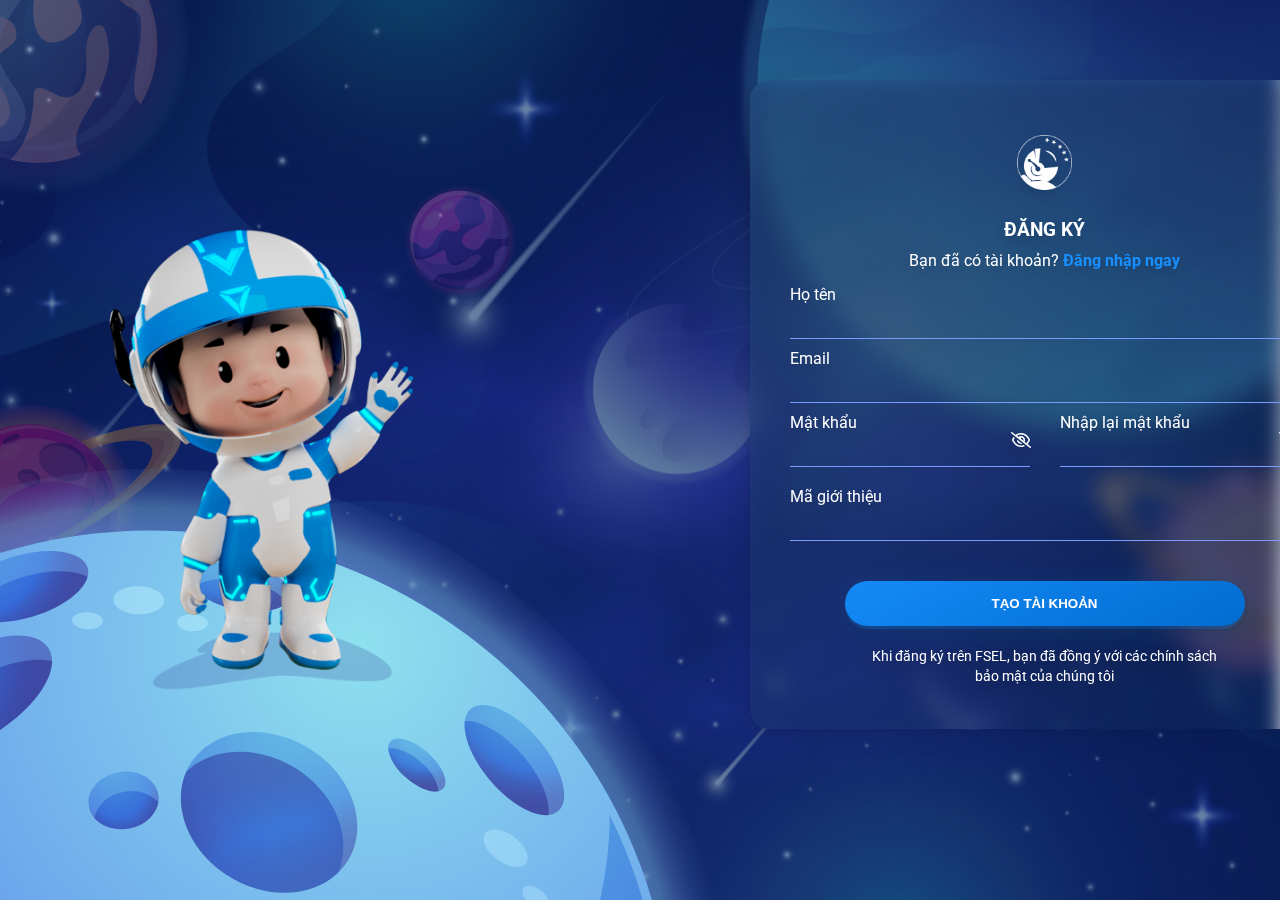
<file: index.html>
<!DOCTYPE html>
<html lang="en">
  <head>
    <meta charset="UTF-8" />
    <meta http-equiv="X-UA-Compatible" content="IE=edge" />
    <meta name="viewport" content="width=device-width, initial-scale=1.0" />
    <title>Document</title>
    <link rel="preconnect" href="https://fonts.googleapis.com" />
    <link rel="preconnect" href="https://fonts.gstatic.com" crossorigin />
    <link href="https://fonts.googleapis.com/css2?family=Roboto:wght@400;500;700;900&display=swap" rel="stylesheet" />
    <link rel="stylesheet" href="https://cdnjs.cloudflare.com/ajax/libs/font-awesome/6.2.1/css/all.min.css" />
    <link rel="stylesheet" href="css/style.css" />
  </head>
  <body>
    <div class="container">
      <div class="login">
        <div class="login_bg">
          <img src="/img/Character.png" alt="" />
        </div>
        <form action="" class="form_login">
          <div class="from_login-text">
            <img class="logo" src="/img/Group 4302.png" alt="" />
            <h3>ĐĂNG KÝ</h3>
            <span>Bạn đã có tài khoản? <strong> Đăng nhập ngay</strong></span>
          </div>
          <div class="input">
            <label for="">Họ tên</label>
            <input type="text" class="desc" />
            <label for="">Email</label>
            <input type="email" class="desc" />
            <div class="btn">
              <div class="btn_item">
                <label for="">Mật khẩu</label>
                <input type="password" class="desc_btn" /><i class="fa-regular fa-eye-slash left"></i>
              </div>
              <div class="btn_item">
                <label for="">Nhập lại mật khẩu</label>
                <input type="password" class="desc_btn" /><i class="fa-regular fa-eye-slash right"></i>
              </div>
            </div>
            <label for="">Mã giới thiệu</label>
            <input type="email" class="desc" />
          </div>
          <div class="footer">
            <button class="button">TẠO TÀI KHOẢN</button>
            <p class="footer-btn">
              Khi đăng ký trên FSEL, bạn đã đồng ý với các chính sách <br />
              bảo mật của chúng tôi
            </p>
          </div>
        </form>
      </div>
    </div>
  </body>
</html>
</file>
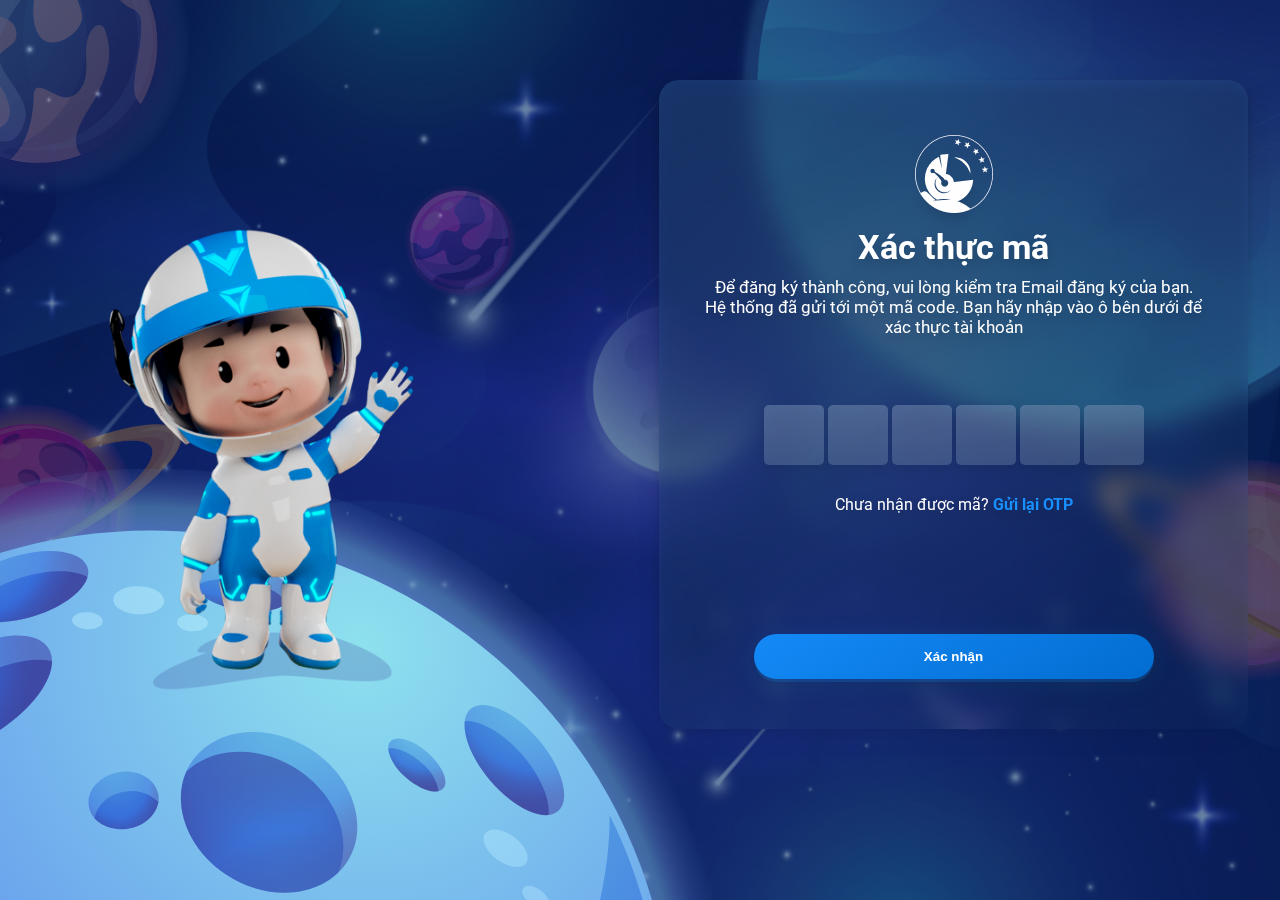
<file: accuracy.html>
<!DOCTYPE html>
<html lang="en">
  <head>
    <meta charset="UTF-8" />
    <meta http-equiv="X-UA-Compatible" content="IE=edge" />
    <meta name="viewport" content="width=device-width, initial-scale=1.0" />
    <title>Document</title>
    <link rel="preconnect" href="https://fonts.googleapis.com" />
    <link rel="preconnect" href="https://fonts.gstatic.com" crossorigin />
    <link href="https://fonts.googleapis.com/css2?family=Roboto:wght@400;500;700;900&display=swap" rel="stylesheet" />
    <link rel="stylesheet" href="https://cdnjs.cloudflare.com/ajax/libs/font-awesome/6.2.1/css/all.min.css" />
    <link rel="stylesheet" href="/css/style.css" />
  </head>
  <body>
    <div class="container">
      <div class="login">
        <div class="login_bg">
          <img src="/img/Character.png" alt="" />
        </div>
      </div>
      <form action="" class="accuracy">
        <div class="accuracy-container">
          <img class="accuracy-logo" src="/img/Group 4302.png" alt="" />
          <h3 class="accuracy-text">Xác thực mã</h3>
          <span class="accuracy-btn"
            >Để đăng ký thành công, vui lòng kiểm tra Email đăng ký của bạn. <br />
            Hệ thống đã gửi tới một mã code. Bạn hãy nhập vào ô bên dưới để xác thực tài khoản</span
          >
        </div>
        <div class="import">
          <input type="text" class="import-text" />
          <input type="text" class="import-text" />
          <input type="text" class="import-text" />
          <input type="text" class="import-text" />
          <input type="text" class="import-text" />
          <input type="text" class="import-text" />
        </div>
        <div class="footer">
          <span class="footer-text">Chưa nhận được mã? <strong>Gửi lại OTP</strong> </span>
        </div>
        <div class="item">
          <button class="item-btn">Xác nhận</button>
        </div>
      </form>
    </div>
  </body>
</html>
</file>
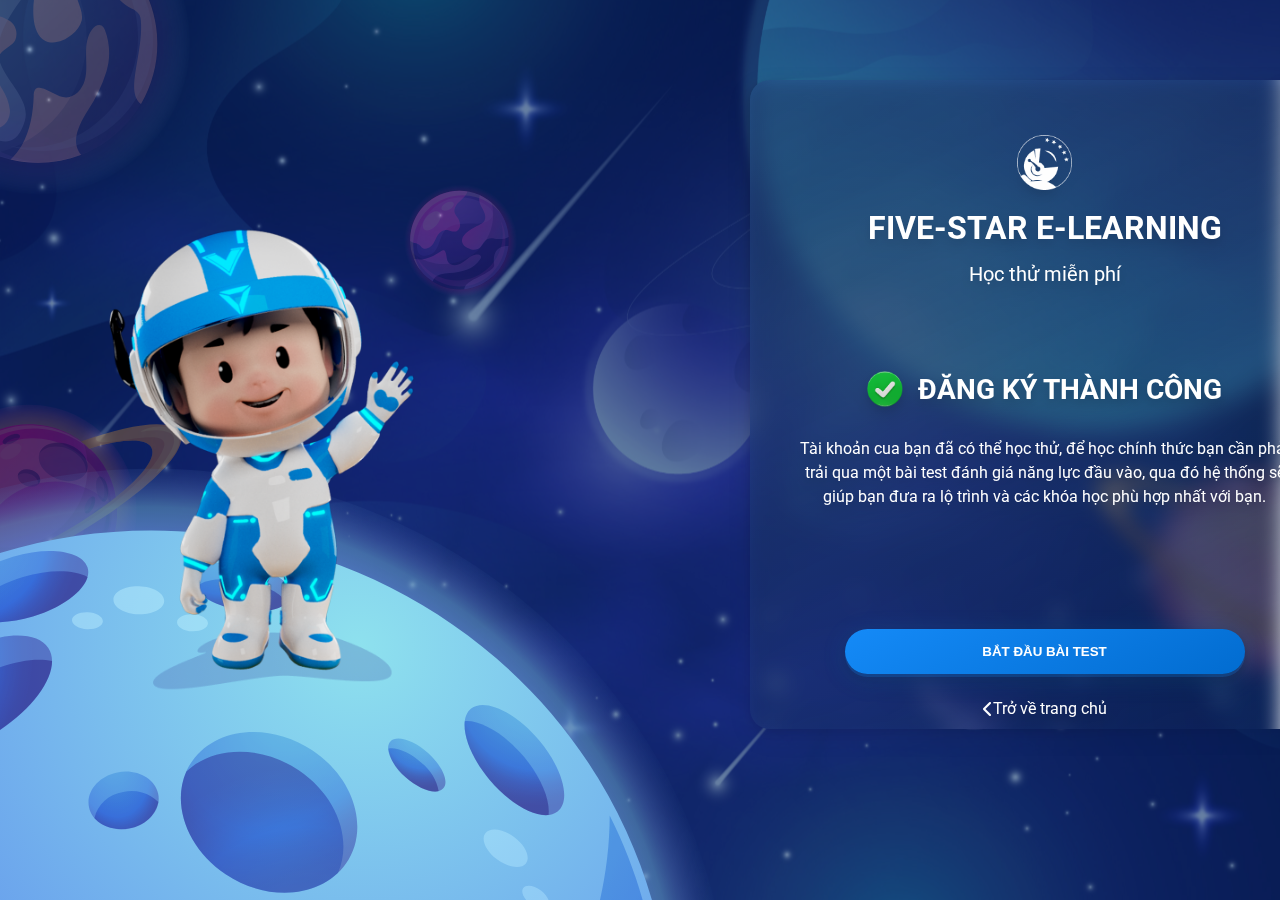
<file: finish.html>
<!DOCTYPE html>
<html lang="en">
  <head>
    <meta charset="UTF-8" />
    <meta http-equiv="X-UA-Compatible" content="IE=edge" />
    <meta name="viewport" content="width=device-width, initial-scale=1.0" />
    <title>Document</title>
    <link rel="preconnect" href="https://fonts.googleapis.com" />
    <link rel="preconnect" href="https://fonts.gstatic.com" crossorigin />
    <link href="https://fonts.googleapis.com/css2?family=Roboto:wght@400;500;700;900&display=swap" rel="stylesheet" />
    <link rel="stylesheet" href="https://cdnjs.cloudflare.com/ajax/libs/font-awesome/6.2.1/css/all.min.css" />
    <link rel="stylesheet" href="css/style.css" />
  </head>
  <body>
    <div class="container">
      <div class="login">
        <div class="login_bg">
          <img src="/img/Character.png" alt="" />
        </div>
        <form action="" class="form_login">
          <div class="finish">
            <img class="finish-logo" src="/img/Group 4302.png" alt="" />
            <h1 class="finish-text">FIVE-STAR E-LEARNING</h1>
            <span class="finish-btn">Học thử miễn phí</span>
          </div>
          <div class="finish-item">
            <img class="finish-item-check" src="/img/check 1.png" alt="" />
            <h2 class="finish-item-text">ĐĂNG KÝ THÀNH CÔNG</h2>
          </div>
          <div class="notification">
            <p class="notification-decs">
              Tài khoản cua bạn đã có thể học thử, để học chính thức bạn cần phải trải qua một bài test đánh giá năng
              lực đầu vào, qua đó hệ thống sẽ giúp bạn đưa ra lộ trình và các khóa học phù hợp nhất với bạn.
            </p>
            <div class="item">
              <button class="item-btn">BẮT ĐẦU BÀI TEST</button>
            </div>
            <div class="notification-icon">
              <i class="fa-solid fa-chevron-left"></i>
              <p class="notification-icon-txt">Trở về trang chủ</p>
            </div>
          </div>
        </form>
      </div>
    </div>
  </body>
</html>
</file>
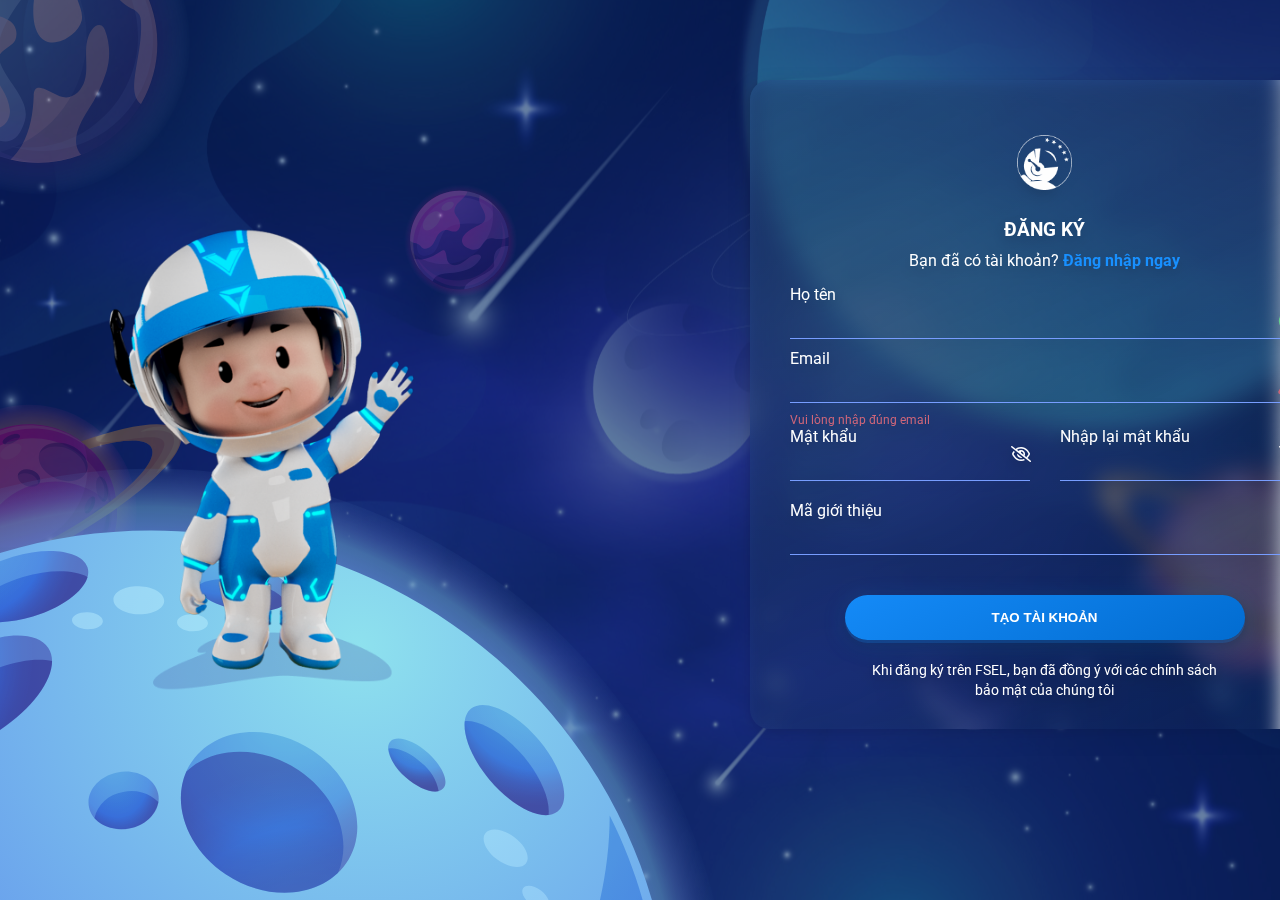
<file: index_error.html>
<!DOCTYPE html>
<html lang="en">
  <head>
    <meta charset="UTF-8" />
    <meta http-equiv="X-UA-Compatible" content="IE=edge" />
    <meta name="viewport" content="width=device-width, initial-scale=1.0" />
    <title>Document</title>
    <link rel="preconnect" href="https://fonts.googleapis.com" />
    <link rel="preconnect" href="https://fonts.gstatic.com" crossorigin />
    <link href="https://fonts.googleapis.com/css2?family=Roboto:wght@400;500;700;900&display=swap" rel="stylesheet" />
    <link rel="stylesheet" href="https://cdnjs.cloudflare.com/ajax/libs/font-awesome/6.2.1/css/all.min.css" />
    <link rel="stylesheet" href="css/style.css" />
  </head>
  <body>
    <div class="container">
      <div class="login">
        <div class="login_bg">
          <img src="/img/Character.png" alt="" />
        </div>
        <form action="" class="form_login">
          <div class="from_login-text">
            <img class="logo" src="/img/Group 4302.png" alt="" />
            <h3>ĐĂNG KÝ</h3>
            <span>Bạn đã có tài khoản? <strong> Đăng nhập ngay</strong></span>
          </div>
          <div class="input">
            <label for="">Họ tên</label>
            <input type="text" class="desc" />
            <img class="input-checkmark" src="/img/checkmark-circle.png" alt="" />
            <label for="">Email</label>
            <input type="email" class="desc" />
            <img class="input-error" src="/img/Warning.png" alt="" />
            <p class="btn-item-text">Vui lòng nhập đúng email</p>
            <div class="btn">
              <div class="btn_item">
                <label for="">Mật khẩu</label>
                <input type="password" class="desc_btn" /><i class="fa-regular fa-eye-slash left"></i>
              </div>
              <div class="btn_item">
                <label for="">Nhập lại mật khẩu</label>
                <input type="password" class="desc_btn" /><i class="fa-regular fa-eye-slash right"></i>
              </div>
            </div>
            <label for="">Mã giới thiệu</label>
            <input type="email" class="desc" />
          </div>
          <div class="footer">
            <button class="button">TẠO TÀI KHOẢN</button>
            <p class="footer-btn">
              Khi đăng ký trên FSEL, bạn đã đồng ý với các chính sách <br />
              bảo mật của chúng tôi
            </p>
          </div>
        </form>
      </div>
    </div>
  </body>
</html>
</file>
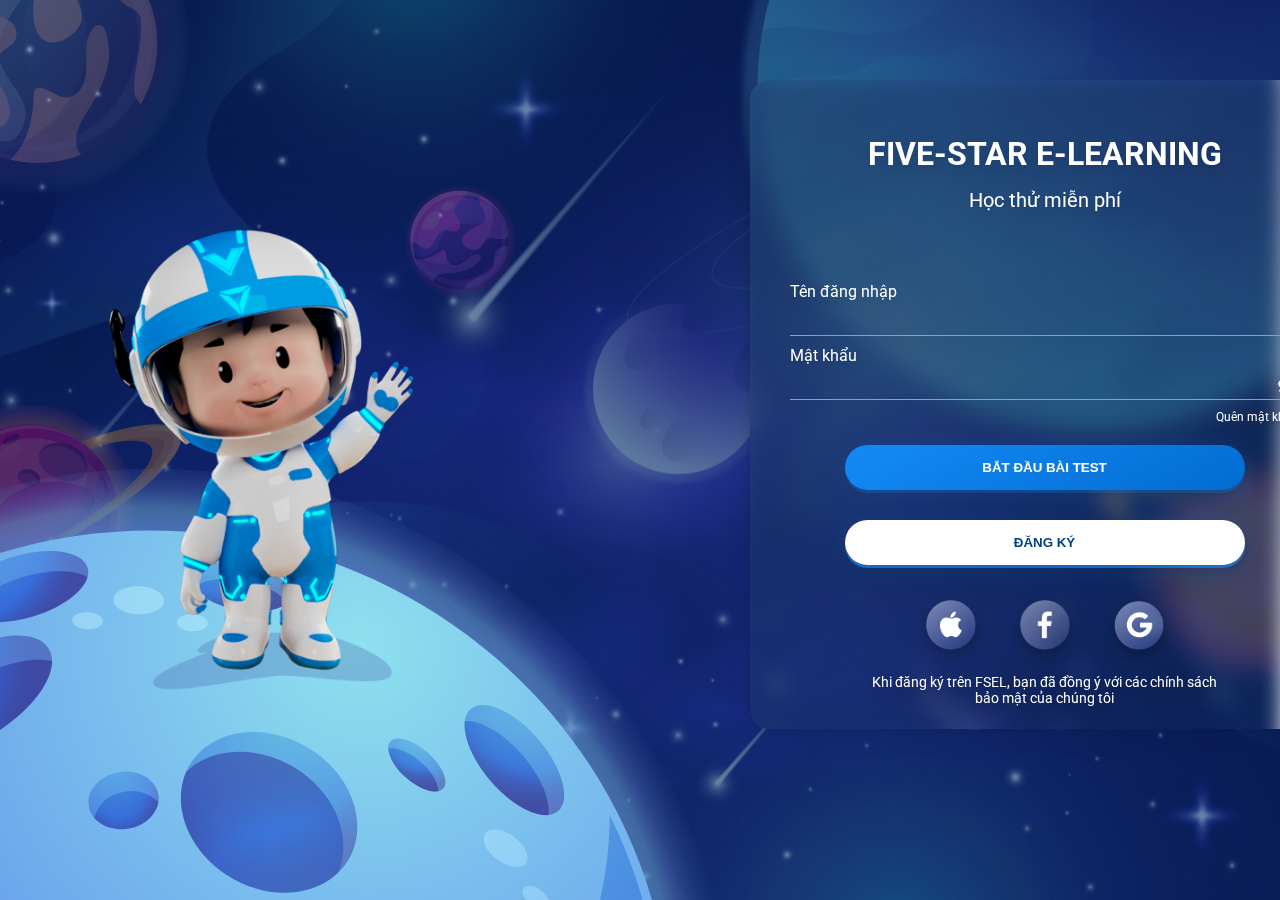
<file: login.html>
<!DOCTYPE html>
<html lang="en">
  <head>
    <meta charset="UTF-8" />
    <meta http-equiv="X-UA-Compatible" content="IE=edge" />
    <meta name="viewport" content="width=device-width, initial-scale=1.0" />
    <title>Document</title>
    <link rel="preconnect" href="https://fonts.googleapis.com" />
    <link rel="preconnect" href="https://fonts.gstatic.com" crossorigin />
    <link href="https://fonts.googleapis.com/css2?family=Roboto:wght@400;500;700;900&display=swap" rel="stylesheet" />
    <link rel="stylesheet" href="https://cdnjs.cloudflare.com/ajax/libs/font-awesome/6.2.1/css/all.min.css" />
    <link rel="stylesheet" href="css/style.css" />
  </head>
  <body>
    <div class="container">
      <div class="login">
        <div class="login_bg">
          <img src="/img/Character.png" alt="" />
        </div>
        <form action="" class="form_login">
          <div class="from_login-text">
            <h1 class="finish-text">FIVE-STAR E-LEARNING</h1>
            <span class="finish-btn">Học thử miễn phí</span>
          </div>
          <div class="login-input">
            <label for="">Tên đăng nhập</label>
            <input type="text" class="desc" />
            <label for="">Mật khẩu</label>
            <img class="login-input-icon" src="/img/eye.png" alt="" />
            <input type="email" class="desc" />
            <span class="forget">Quên mật khẩu</span>
          </div>
          <div class="login-item">
            <button class="login-item-btn1">BẮT ĐẦU BÀI TEST</button>
            <button class="login-item-btn2">ĐĂNG KÝ</button>
          </div>
          <div class="focus">
            <img class="focus-check" src="/img/Apple ID.png" alt="" />
            <img class="focus-check" src="/img/Facebook.png" alt="" />
            <img class="focus-check" src="/img/Google.png" alt="" />
            <p class="focus-text">
              Khi đăng ký trên FSEL, bạn đã đồng ý với các chính sách <br />
              bảo mật của chúng tôi
            </p>
          </div>
        </form>
      </div>
    </div>
  </body>
</html>
</file>
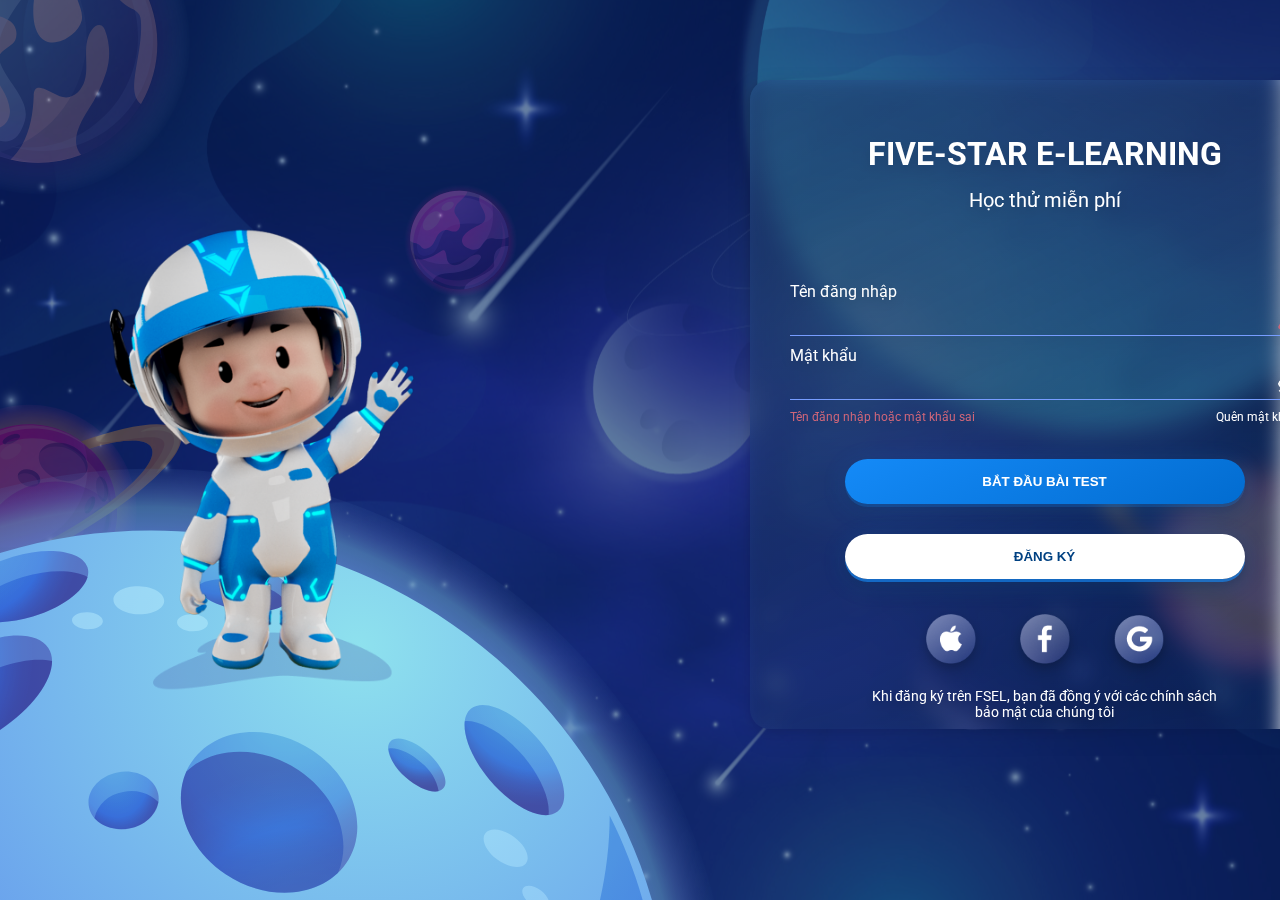
<file: login_error.html>
<!DOCTYPE html>
<html lang="en">
  <head>
    <meta charset="UTF-8" />
    <meta http-equiv="X-UA-Compatible" content="IE=edge" />
    <meta name="viewport" content="width=device-width, initial-scale=1.0" />
    <title>Document</title>
    <link rel="preconnect" href="https://fonts.googleapis.com" />
    <link rel="preconnect" href="https://fonts.gstatic.com" crossorigin />
    <link href="https://fonts.googleapis.com/css2?family=Roboto:wght@400;500;700;900&display=swap" rel="stylesheet" />
    <link rel="stylesheet" href="https://cdnjs.cloudflare.com/ajax/libs/font-awesome/6.2.1/css/all.min.css" />
    <link rel="stylesheet" href="css/style.css" />
  </head>
  <body>
    <div class="container">
      <div class="login">
        <div class="login_bg">
          <img src="/img/Character.png" alt="" />
        </div>
        <form action="" class="form_login">
          <div class="from_login-text">
            <h1 class="finish-text">FIVE-STAR E-LEARNING</h1>
            <span class="finish-btn">Học thử miễn phí</span>
          </div>
          <div class="login-input">
            <label for="">Tên đăng nhập</label>
            <input type="text" class="desc" />
            <img class="login-input-warning" src="/img/Warning.png" alt="" />
            <label for="">Mật khẩu</label>
            <img class="login-input-icon" src="/img/eye.png" alt="" />
            <input type="email" class="desc" />
            <span class="forget">Quên mật khẩu</span>
            <p class="btn-item-text">Tên đăng nhập hoặc mật khẩu sai</p>
          </div>
          <div class="login-item">
            <button class="login-item-btn1">BẮT ĐẦU BÀI TEST</button>
            <button class="login-item-btn2">ĐĂNG KÝ</button>
          </div>
          <div class="focus">
            <img class="focus-check" src="/img/Apple ID.png" alt="" />
            <img class="focus-check" src="/img/Facebook.png" alt="" />
            <img class="focus-check" src="/img/Google.png" alt="" />
            <p class="focus-text">
              Khi đăng ký trên FSEL, bạn đã đồng ý với các chính sách <br />
              bảo mật của chúng tôi
            </p>
          </div>
        </form>
      </div>
    </div>
  </body>
</html>
</file>
<file: css/style.css>
.accuracy {
  position: absolute;
  width: 589px;
  height: 649px;
  left: 659px;
  top: 80px;
  overflow: hidden;
  background: linear-gradient(154.01deg, rgba(37, 75, 134, 0.6) -4.68%, rgba(37, 75, 134, 0) 117.94%);
  filter: drop-shadow(0px 4px 4px rgba(0, 0, 0, 0.25)) drop-shadow(0px 8px 10px rgba(0, 0, 0, 0.25));
  backdrop-filter: blur(10px);
  padding: 40px;
  border-radius: 20px;
}
.accuracy-container {
  text-align: center;
  padding-top: 15px;
}
.accuracy-text {
  font-size: 34px;
  font-weight: 700;
}
.accuracy-btn {
  font-size: 17px;
  font-weight: 400;
}

.import {
  padding-top: 68px;
  text-align: center;
}
.import-text {
  width: 60px;
  height: 60px;
  background: linear-gradient(181.38deg, rgba(255, 255, 255, 0.284) -152.18%, rgba(255, 255, 255, 0.12) 130.91%);
  backdrop-filter: blur(5px);
  border-radius: 5px;
  border: none;
  outline: none;
  font-size: 35px;
  text-align: center;
  color: #fff;
}

.footer {
  text-align: center;
}

.item {
  text-align: center;
}
.item-btn {
  width: 400px;
  height: 45px;
  text-align: center;
  background: linear-gradient(152.03deg, #1890ff -19.27%, #0069cc 109.91%);
  box-shadow: 0px 5px 25px rgba(24, 144, 255, 0.2), 0px 3px 0px rgba(24, 144, 255, 0.2);
  border-radius: 30px;
  border: none;
  outline: none;
  font-weight: bold;
  color: #fff;
  margin-top: 120px;
}

strong {
  color: #1890ff;
}

.finish {
  text-align: center;
  padding: 15px;
}
.finish-logo {
  width: 55px;
  padding-bottom: 15px;
}
.finish-text {
  color: #fff;
  padding-bottom: 15px;
}
.finish-btn {
  font-size: 20px;
}

.finish-item {
  justify-content: center;
  display: flex;
  align-items: center;
  padding-top: 70px;
}
.finish-item-check {
  width: 51px;
  padding-right: 15px;
}
.finish-item-text {
  color: #fff;
  font-size: 28px;
}

.notification {
  text-align: center;
}
.notification-decs {
  color: #fff;
  padding-top: 30px;
  line-height: 24px;
}
.notification-icon {
  display: flex;
  align-items: center;
  justify-content: center;
  padding-top: 25px;
  color: #fff;
}
.notification-icon-text {
  padding-right: 10px;
}

.login-input {
  padding-top: 55px;
  position: relative;
}
.login-input-icon {
  position: absolute;
  right: 0;
  top: 145px;
}
.login-input-warning {
  position: absolute;
  right: 0;
  top: 83px;
}

.login-item {
  text-align: center;
}
.login-item-btn1 {
  width: 400px;
  height: 45px;
  text-align: center;
  background: linear-gradient(152.03deg, #1890ff -19.27%, #0069cc 109.91%);
  box-shadow: 0px 5px 25px rgba(24, 144, 255, 0.2), 0px 3px 0px rgba(24, 144, 255, 0.2);
  border-radius: 30px;
  border: none;
  outline: none;
  font-weight: 700;
  color: #fff;
  margin-top: 35px;
}
.login-item-btn2 {
  width: 400px;
  height: 45px;
  text-align: center;
  background: linear-gradient(0deg, #ffffff, #ffffff), linear-gradient(162.38deg, #ffffff -51.43%, rgba(255, 255, 255, 0) 154.33%);
  box-shadow: 0px 5px 25px rgba(24, 144, 255, 0.2), 0px 3px 0px rgba(24, 144, 255, 0.6);
  border-radius: 30px;
  border: none;
  outline: none;
  font-weight: 700;
  color: #004182;
  margin-top: 30px;
}

.forget {
  position: absolute;
  right: 0;
  font-size: 12px;
}

.focus {
  text-align: center;
  padding: 15px;
}
.focus-check {
  width: 50px;
  margin: 20px;
}
.focus-text {
  color: #fff;
  font-size: 14px;
  line-height: 16px;
}

.input {
  position: relative;
}
.input-error {
  position: absolute;
  right: 0;
  top: 90px;
}
.input-checkmark {
  position: absolute;
  right: 0;
  top: 25px;
}

* {
  padding: 0;
  margin: 0;
  box-sizing: border-box;
}

body {
  font-family: "Roboto", sans-serif;
}

.container {
  position: relative;
  max-width: 1920px;
  width: 100%;
  margin: 0 auto;
}

.login {
  background: #012b65 url("/img/Group 37874.svg") no-repeat center;
  width: 100%;
  height: 100vh;
  background-size: cover;
}
.login_bg img {
  position: absolute;
  width: 450px;
  top: 100px;
  left: 100px;
  transform: translate(-50px, 100px);
}

.form_login {
  position: absolute;
  width: 589px;
  height: 649px;
  left: 750px;
  top: 80px;
  overflow: hidden;
  background: linear-gradient(154.01deg, rgba(37, 75, 134, 0.6) -4.68%, rgba(37, 75, 134, 0) 117.94%);
  filter: drop-shadow(0px 4px 4px rgba(0, 0, 0, 0.25)) drop-shadow(0px 8px 10px rgba(0, 0, 0, 0.25));
  backdrop-filter: blur(10px);
  padding: 40px;
  border-radius: 20px;
}

.logo {
  width: 55px;
  padding-bottom: 15px;
}

.from_login-text {
  text-align: center;
  padding: 15px;
}

h3 {
  color: #fff;
  padding: 10px;
}

span {
  color: #fff;
}

.desc {
  font-size: 25px;
  width: 100%;
  height: 35px;
  margin-right: 39px;
  border: none;
  outline: none;
  background: transparent;
  color: #fff;
  border-bottom: 1px solid #779dff;
  margin-bottom: 10px;
}

.btn {
  display: grid;
  grid-template-columns: repeat(2, 1fr);
  gap: 30px;
  position: relative;
  margin-bottom: 20px;
}
.btn-item-text {
  font-size: 12px;
  color: #cf6679;
}

.left {
  position: absolute;
  left: 221px;
  color: #fff;
}

.right {
  position: absolute;
  right: 0;
  color: #fff;
}

.desc_btn {
  font-size: 25px;
  width: 100%;
  height: 35px;
  border: none;
  outline: none;
  background: transparent;
  color: #fff;
  border-bottom: 1px solid #779dff;
}

.button {
  width: 400px;
  height: 45px;
  text-align: center;
  background: linear-gradient(152.03deg, #1890ff -19.27%, #0069cc 109.91%);
  box-shadow: 0px 5px 25px rgba(24, 144, 255, 0.2), 0px 3px 0px rgba(24, 144, 255, 0.2);
  border-radius: 30px;
  border: none;
  outline: none;
  font-weight: bold;
  color: #fff;
}

.footer {
  padding-top: 30px;
  text-align: center;
}

label {
  color: #fff;
}

.footer-btn {
  color: #fff;
  font-size: 14px;
  text-align: center;
  line-height: 20px;
  padding-top: 20px;
}

/*# sourceMappingURL=style.css.map */
</file>
